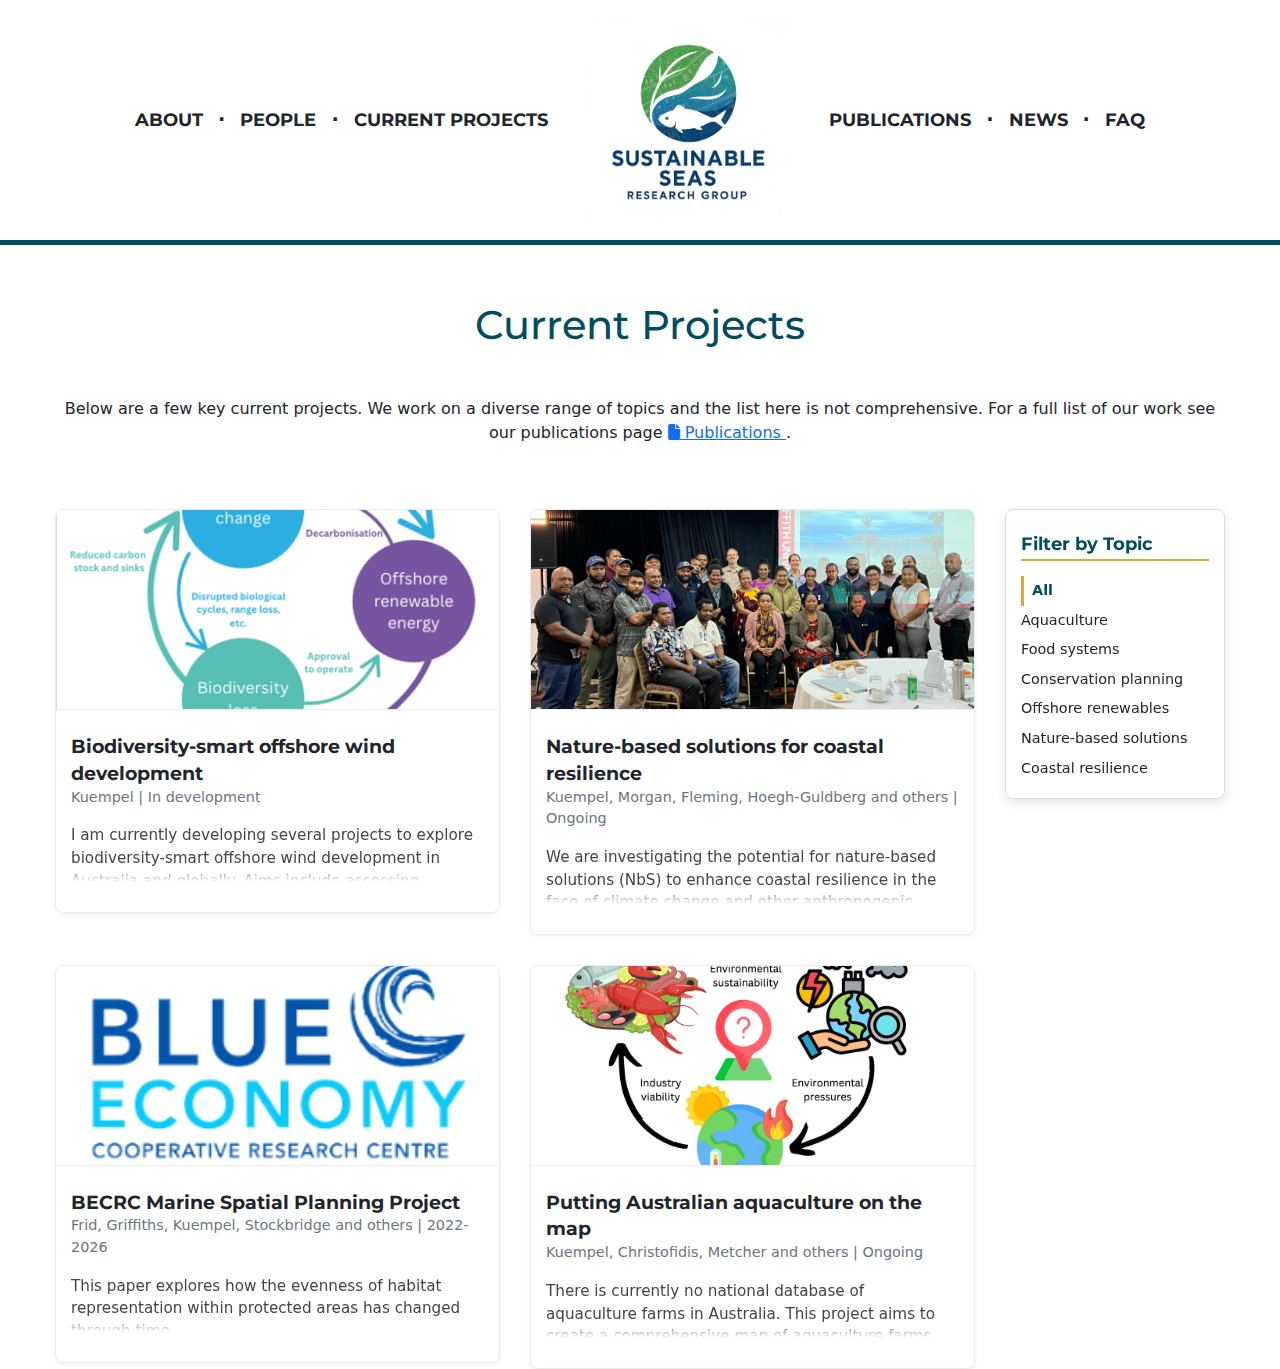
<file: current_projects.html>
<!DOCTYPE html>
<html lang="en">
<head>
    <meta charset="UTF-8">
    <meta name="viewport" content="width=device-width, initial-scale=1.0">
    <title>Dr Caitie Kuempel - Current projects</title>
    
    <link rel="stylesheet" href="styles.css"> 
    <link rel="stylesheet" href="https://cdnjs.cloudflare.com/ajax/libs/font-awesome/6.5.2/css/all.min.css">
    
    <link rel="preconnect" href="https://fonts.googleapis.com">
    <link rel="preconnect" href="https://fonts.gstatic.com" crossorigin>
    <link href="https://fonts.googleapis.com/css2?family=Montserrat:wght@600;700;800&family=Source+Sans+3:wght@400;600;700&display=swap" rel="stylesheet">
    
    <link href="https://cdn.jsdelivr.net/npm/bootstrap@5.3.3/dist/css/bootstrap.min.css" rel="stylesheet">
</head>
<body>
    
    <div id="global-header-placeholder"></div>

    <main class="container mt-5">
        <h1 class="text-center mb-5" style="font-size: 2.5rem; color: var(--quarto-primary-color);">Current Projects</h1>
        
        <div class="archive-intro-text text-center mb-5">
            <p>Below are a few key current projects. We work on a diverse range of topics and the list here is not comprehensive.
            </a> For a full list of our work see our publications page
            <a href="http://127.0.0.1:5500/publications.html" target="_blank">
                <i class="fa-solid fa-file"></i> Publications
            </a>.</p>
        </div>
        
        <div class="publications-layout-wrapper">

            <div id="publications-grid" class="dynamic-grid">
                </div>

            <div id="filter-sidebar" class="publication-filter-sidebar">
                <h4 class="sidebar-title">Filter by Topic</h4>
                <div id="category-list">
                    </div>
            </div>

        </div> </main>

    <script>
    // --- 1. EMBEDDED PUBLICATION DATA ---
    
    //  Example publication entry
    //      {
    //          "id": "adams_2023", // unique identifier
    //          "title": "Multiple-use protected areas are critical to equitable and effective conservation", //  title of the publication
    //          "authors": "Adams, Cahuvenet, Stoudmann, Gurney...", // list of authors
    //          "date": "September 15, 2023", // publication date
    //          "image": "adams_2023.png", // image filename located in publications/ folder
    //          "abstract": "Given their substantial contributions to meeting area-based targets, we review evidence of multiple-use protected areas in meeting global policy goals. We found that multiple-use and other protected areas provide important environmental and socio-economic benefits that are needed to achieve the 2030 target.", // abstract or summary
    //          "external_link": "https://doi.org/10.1038/s41586-023-06687-3", // link to the full publication
    //          "categories": ["MPA", "Conservation Planning"] // list of categories/tags for filtering, the category list will autoupdate with only the categories found here (across all the cards)
    //      }, // this comma is needed for all but last entry



        const publicationData = [
          {
            "id": "Mapping_aquaculture",
            "title": "Putting Australian aquaculture on the map",
            "authors": "Kuempel, Christofidis, Metcher and others",
            "date": "Ongoing",
            "image": "australian_aquaculture.png",
            "abstract": "There is currently no national database of aquaculture farms in Australia. This project aims to create a comprehensive map of aquaculture farms across the country, including their locations, species farmed, and production distribution. This information will be used to evalute environmental risks to and from aquaculture production and to inform policy and management decisions related to aquaculture development and sustainability.",
            "external_link": "https://esajournals.onlinelibrary.wiley.com/doi/full/10.1002/ecs2.1399",
            "categories": ["Aquaculture", "Food systems"]
        },
        {
            "id": "BECRC",
            "title": "BECRC Marine Spatial Planning Project",
            "authors": "Frid, Griffiths, Kuempel, Stockbridge and others",
            "date": "2022-2026",
            "image": "becrc.png",
            "abstract": "This paper explores how the evenness of habitat representation within protected areas has changed through time.",
            "external_link": "https://blueeconomycrc.com.au/marine-spatial-planning/",
            "categories": ["Conservation planning", "Offshore renewables"]
        },
        {
         "id": "NbS",
            "title": "Nature-based solutions for coastal resilience",
            "authors": "Kuempel, Morgan, Fleming, Hoegh-Guldberg and others",
            "date": "Ongoing",
            "image": "australia_awards_png.png",
            "abstract": "We are investigating the potential for nature-based solutions (NbS) to enhance coastal resilience in the face of climate change and other anthropogenic pressures. This is a collection of projects that has largely been focused on water quality improvement for coral reefs in Fiji in collaboration with World Wildlife Fund and capacity buildling for local practitioners in Papua New Guinea as part of an Australia Awards course.",
            "external_link": ".",
            "categories": ["Nature-based solutions", "Coastal resilience"]
        },
                {
         "id": "Offshore wind",
            "title": "Biodiversity-smart offshore wind development",
            "authors": "Kuempel",
            "date": "In development",
            "image": "offshore_wind.png",
            "abstract": "I am currently developing several projects to explore biodiversity-smart offshore wind development in Australia and globally. Aims include assessing biodiversity impacts from offshore wind and identifying key areas for offshore wind development that minimize impacts on marine biodiversity and ecosystem services, while maximizing energy production and economic benefits. The work hopes to improve policy and practice for a sustainable offshore wind industry.",
            "external_link": ".",
            "categories": ["Nature-based solutions", "Coastal resilience"]
        }
    ];
    // --- END EMBEDDED DATA ---


    // --- 2. Global Header Inclusion Script ---
    document.addEventListener("DOMContentLoaded", function() {
        fetch('_header.html')
            .then(response => response.text())
            .then(html => {
                document.getElementById('global-header-placeholder').innerHTML = html;
            })
            .catch(error => {
                console.error('Error loading global header:', error);
            });
    });

    // --- 3. Dynamic Publication Grid Rendering and Filtering Script ---
    document.addEventListener('DOMContentLoaded', () => {
        const data = publicationData; 
        
        if (!data || data.length === 0) {
            document.getElementById('publications-grid').innerHTML = '<p class="text-center">Error: Publication data is missing or empty. Please ensure data is correctly embedded.</p>';
            return;
        }

        const gridContainer = document.getElementById('publications-grid');
        const categoryList = document.getElementById('category-list');
        const categories = new Set(['All']); // Start with 'All' category

        // 1. Collect all unique categories
        data.forEach(pub => {
            if (pub.categories) {
                pub.categories.forEach(cat => categories.add(cat));
            }
        });

        // 2. Display Categories in Sidebar and attach event listeners
        categories.forEach(cat => {
            const link = document.createElement('a');
            link.href = '#';
            link.textContent = cat;
            link.setAttribute('data-category', cat);
            categoryList.appendChild(link);
            
            // Set up click listener for filtering
            link.addEventListener('click', (e) => {
                e.preventDefault();
                const filterCat = e.target.getAttribute('data-category');
                
                // Reset active status
                document.querySelectorAll('#category-list a').forEach(a => a.classList.remove('active-filter'));
                e.target.classList.add('active-filter');
                
                filterAndRender(filterCat);
            });
        });
        
        // Initial render: show all
        filterAndRender('All'); 
        
        // Ensure 'All' link is marked active (after initial render)
        const allLink = document.querySelector('#category-list a[data-category="All"]');
        if (allLink) {
             allLink.classList.add('active-filter');
        }


        // 3. Filtering Function
        function filterAndRender(filterCat) {
            
            // CRITICAL FIX: CLEAR THE GRID BEFORE DOING ANY FILTERING
            gridContainer.innerHTML = ''; 
            
            let filteredData = data.filter(pub => 
                filterCat === 'All' || (pub.categories && pub.categories.includes(filterCat))
            ).reverse(); // Reverse for newest first

            
            if (filteredData.length === 0) {
                // If there are no results, the grid is already clear, so we just add the message.
                gridContainer.innerHTML = '<p class="text-center w-100">No articles found in this category.</p>';
                return;
            }

            filteredData.forEach(pub => {
                // Get a short abstract preview (e.g., first 25 words)
                const abstractPreview = pub.abstract.split(' ').slice(0, 25).join(' ') + (pub.abstract.split(' ').length > 25 ? '...' : '');
                const imagePath = `publications/${pub.image}`;

                const cardHtml = `
                    <a href="${pub.external_link}" target="_blank" class="publication-card-link"> 
                        <div class="publication-card">
                            <img src="${imagePath}" alt="${pub.title} thumbnail" class="card-image">
                            <div class="card-content">
                                <h2 class="card-title">${pub.title}</h2>
                                <p class="card-meta">${pub.authors} | ${pub.date}</p>
                                <p class="abstract-preview">${pub.abstract}</p>
                            </div>
                        </div>
                    </a>
                `;
                gridContainer.innerHTML += cardHtml;
            });
        }
    });
    </script>
    
    <script src="https://cdn.jsdelivr.net/npm/bootstrap@5.3.3/dist/js/bootstrap.bundle.min.js"></script>
</body>
</html>
</file>
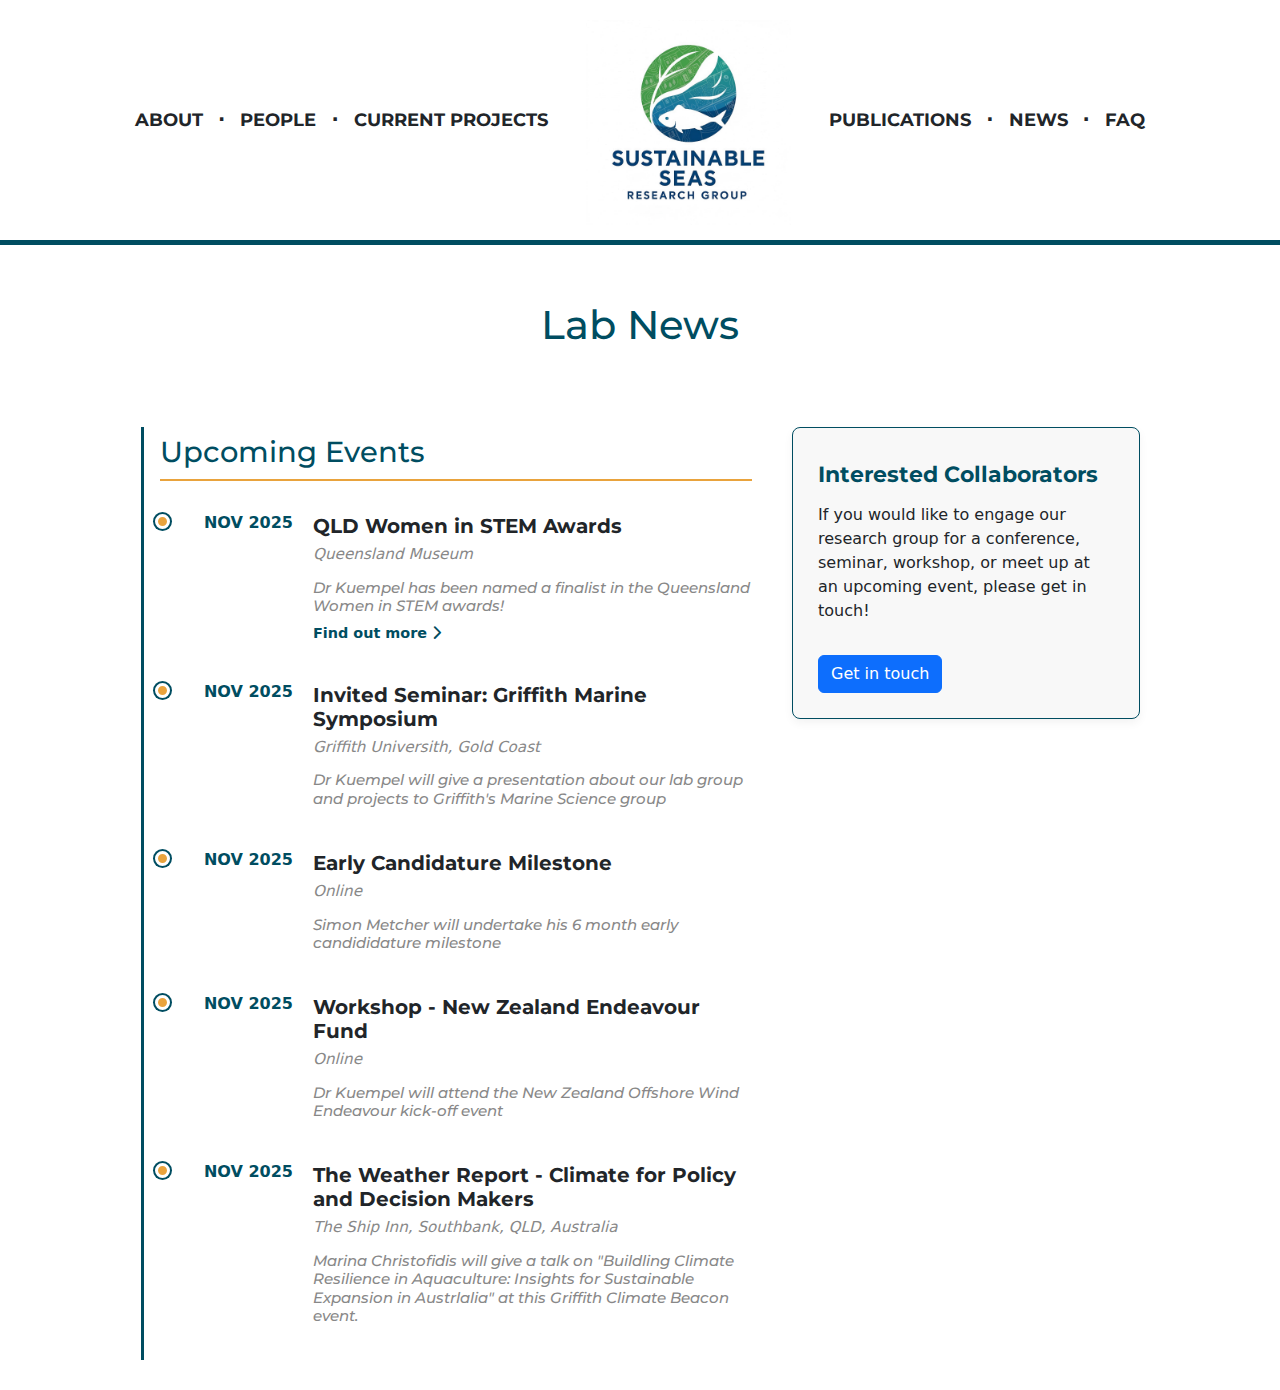
<file: events.html>
<!DOCTYPE html>
<html lang="en">
<head>
    <meta charset="UTF-8">
    <meta name="viewport" content="width=device-width, initial-scale=1.0">
    <title>Activities - Dr Caitie Kuempel</title>
    
    <link rel="stylesheet" href="styles.css"> 
    <link rel="stylesheet" href="https://cdnjs.cloudflare.com/ajax/libs/font-awesome/6.5.2/css/all.min.css">
    
    <link rel="preconnect" href="https://fonts.googleapis.com">
    <link rel="preconnect" href="https://fonts.gstatic.com" crossorigin>
    <link href="https://fonts.googleapis.com/css2?family=Montserrat:wght@600;700;800&family=Source+Sans+3:wght@400;600;700&display=swap" rel="stylesheet">
    
    <link href="https://cdn.jsdelivr.net/npm/bootstrap@5.3.3/dist/css/bootstrap.min.css" rel="stylesheet">
</head>
<body>
    
    <div id="global-header-placeholder"></div>

    <main class="container mt-5">
        <h1 class="text-center mb-5" style="font-size: 2.5rem; color: var(--quarto-primary-color);">Lab News</h1>
        
        <div class="activity-page-layout">
            
            <div class="activity-timeline">
                <h2>Upcoming Events</h2>

                <div class="event-entry">
                    <span class="event-date">NOV 2025</span>
                    <div class="event-details">
                        <h3 class="event-title">QLD Women in STEM Awards</h3>
                        <p class="event-location">Queensland Museum</p>
                        <h3 class="event-location">Dr Kuempel has been named a finalist in the Queensland Women in STEM awards!</h3>
                        <a href="https://www.museum.qld.gov.au/about/queensland-women-in-stem-prize#finalists" target="_blank" class="event-link">Find out more <i class="fas fa-chevron-right"></i></a>
                    </div>
                </div>
                
                <div class="event-entry">
                    <span class="event-date">NOV 2025</span>
                    <div class="event-details">
                        <h3 class="event-title">Invited Seminar: Griffith Marine Symposium</h3>
                        <p class="event-location">Griffith Universith, Gold Coast</p>
                        <h3 class="event-location">Dr Kuempel will give a presentation about our lab group and projects to Griffith's Marine Science group</h3>
                    </div>
                </div>

                <div class="event-entry">
                    <span class="event-date">NOV 2025</span>
                    <div class="event-details">
                        <h3 class="event-title">Early Candidature Milestone </h3>
                        <p class="event-location">Online</p>
                        <h3 class="event-location">Simon Metcher will undertake his 6 month early candididature milestone</h3>
                    </div>
                </div>

                 <div class="event-entry">
                    <span class="event-date">NOV 2025</span>
                    <div class="event-details">
                        <h3 class="event-title">Workshop - New Zealand Endeavour Fund </h3>
                        <p class="event-location">Online</p>
                        <h3 class="event-location">Dr Kuempel will attend the New Zealand Offshore Wind Endeavour kick-off event</h3>
                    </div>
                </div>
                
                <div class="event-entry">
                    <span class="event-date">NOV 2025</span>
                    <div class="event-details">
                        <h3 class="event-title">The Weather Report - Climate for Policy and Decision Makers </h3>
                        <p class="event-location">The Ship Inn, Southbank, QLD, Australia</p>
                        <h3 class="event-location">Marina Christofidis will give a talk on "Buildling Climate Resilience in Aquaculture: Insights for Sustainable Expansion in Austrlalia" at this Griffith Climate Beacon event.</h3>
                    </div>
                </div>
                </div>

            <div class="collaboration-needs-box">
                <h2>Interested Collaborators</h2>
                <p>If you would like to engage our research group for a conference, seminar, workshop, or meet up at an upcoming event, please get in touch!</p>
                <a href="mailto:c.kuempel@griffith.edu.au?subject=Collaboration Inquiry" class="btn btn-primary mt-3">Get in touch</a>
            </div>
        </div>
        
    </main>
    
    <script>
    document.addEventListener("DOMContentLoaded", function() {
        // Global Header Inclusion Script
        fetch('_header.html')
            .then(response => response.text())
            .then(html => {
                document.getElementById('global-header-placeholder').innerHTML = html;
            })
            .catch(error => {
                console.error('Error loading global header:', error);
            });
    });
    </script>
    
    <script src="https://cdn.jsdelivr.net/npm/bootstrap@5.3.3/dist/js/bootstrap.bundle.min.js"></script>
</body>
</html>
</file>
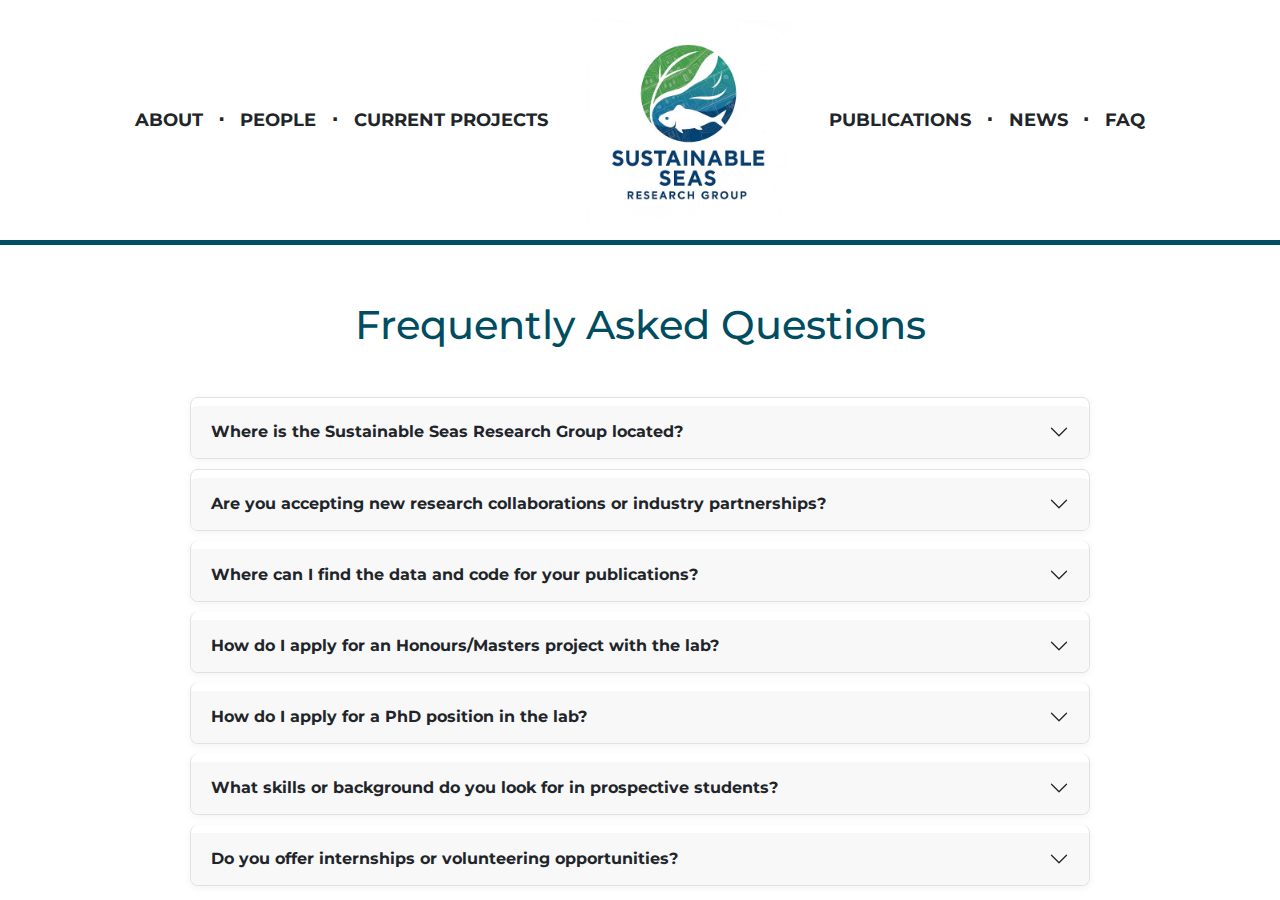
<file: faq.html>
<!DOCTYPE html>
<html lang="en">
<head>
    <meta charset="UTF-8">
    <meta name="viewport" content="width=device-width, initial-scale=1.0">
    <title>Dr Caitie Kuempel - FAQ</title>
    
    <link rel="stylesheet" href="styles.css"> 
    <link rel="stylesheet" href="https://cdnjs.cloudflare.com/ajax/libs/font-awesome/6.5.2/css/all.min.css">
    
    <link rel="preconnect" href="https://fonts.googleapis.com">
    <link href="https://fonts.googleapis.com/css2?family=Montserrat:wght@600;700;800&family=Source+Sans+3:wght@400;600;700&display=swap" rel="stylesheet">
    <link href="https://cdn.jsdelivr.net/npm/bootstrap@5.3.3/dist/css/bootstrap.min.css" rel="stylesheet">
</head>
<body>
    
    <div id="global-header-placeholder"></div>

    <main class="container mt-5">
        <h1 class="text-center mb-5" style="font-size: 2.5rem; color: var(--quarto-primary-color);">Frequently Asked Questions</h1>
    
        <div class="accordion custom-accordion" id="faqAccordion">
            <div class="accordion-item">
                <h2 class="accordion-header">
                    <button class="accordion-button collapsed" type="button" data-bs-toggle="collapse" data-bs-target="#collapseOne" aria-expanded="false" aria-controls="collapseOne">
                        Where is the Sustainable Seas Research Group located?
                    </button>
                </h2>
                <div id="collapseOne" class="accordion-collapse collapse" data-bs-parent="#faqAccordion">
                    <div class="accordion-body">
                        <p>We are currently located at Griffith University in Brisbane, Australia. Staff and students are based across the Nathan and Gold Coast campuses. We also have many domestic and international collaborators. </p>
                    </div>
                </div>
            </div>
        <div class="accordion custom-accordion" id="faqAccordion">
            <div class="accordion-item">
                <h2 class="accordion-header">
                    <button class="accordion-button collapsed" type="button" data-bs-toggle="collapse" data-bs-target="#collapseTwo" aria-expanded="false" aria-controls="collapseTwo">
                        Are you accepting new research collaborations or industry partnerships?
                    </button>
                </h2>
                <div id="collapseTwo" class="accordion-collapse collapse" data-bs-parent="#faqAccordion">
                    <div class="accordion-body">
                        <p>We are always open to new collaborations! Please review our <a href="publications.html">Projects</a> to see our areas of interest.</p>
                    </div>
                </div>
            </div>

            <div class="accordion-item">
                <h2 class="accordion-header">
                    <button class="accordion-button collapsed" type="button" data-bs-toggle="collapse" data-bs-target="#collapseThree" aria-expanded="false" aria-controls="collapseThree">
                        Where can I find the data and code for your publications?
                    </button>
                </h2>
                <div id="collapseThree" class="accordion-collapse collapse" data-bs-parent="#faqAccordion">
                    <div class="accordion-body">
                        <p>We believe in open science. All data and associated R/Python code for our published work is stored on our <a href="https://github.com/cdkuempel" target="_blank">GitHub repository</a>, unless restricted by data sharing agreements. Please check the specific publication page for direct links and get in touch with any questions or issues.</p>
                    </div>
                </div>
            </div>
              <div class="accordion-item">
                <h2 class="accordion-header">
                    <button class="accordion-button collapsed" type="button" data-bs-toggle="collapse" data-bs-target="#collapseFour" aria-expanded="false" aria-controls="collapseFour">
                        How do I apply for an Honours/Masters project with the lab?
                    </button>
                </h2>
                <div id="collapseFour" class="accordion-collapse collapse" data-bs-parent="#faqAccordion">
                    <div class="accordion-body">
                        <p>Students enrolled at Griffith can contact Dr Kuempel directly to discuss potential projects. Each year we offer a small number of Honours and Masters projects aligned with our active research areas (marine spatial planning, cumulative impacts, offshore wind, aquaculture, and conservation modelling).</p>
                        <p><em>Projects are largely modelling-focused or policy-oriented depending on skills and interests. Previous modelling experience is desirable but not required. We specialise in teaching R and spatial modelling, so this can be learned during the course of the project.</em></p>
                    </div>
                </div>
            </div>  
            <div class="accordion-item">
                <h2 class="accordion-header">
                    <button class="accordion-button collapsed" type="button" data-bs-toggle="collapse" data-bs-target="#collapseFive" aria-expanded="false" aria-controls="collapseFive">
                        How do I apply for a PhD position in the lab?
                    </button>
                </h2>
                <div id="collapseFive" class="accordion-collapse collapse" data-bs-parent="#faqAccordion">
                    <div class="accordion-body">
                        <p>Applications for PhD scholarships for domestic students are reviewed in January and September each year. International scholarship rounds close in August. If you are interested in pursuing a PhD in our group, please send a CV, academic transcript, and a brief statement of interest (one paragraph) detailing how your background and interests aligns with our work. You can find more information on HDR scholarships at Griffith. <a href="https://www.griffith.edu.au/apply/research-study#keydates">here</a>.</p>
                        <p><em>Applications are highly competitive and require the development of a 3 page project plan. Please reach out early to explore opportunities. If you have your own means of funding (i.e., external scholarship) please reach out at any time.</em></p>
                    </div>
                </div>
            </div>      
              <div class="accordion-item">
                <h2 class="accordion-header">
                    <button class="accordion-button collapsed" type="button" data-bs-toggle="collapse" data-bs-target="#collapseSix" aria-expanded="false" aria-controls="collapseSix">
                        What skills or background do you look for in prospective students?
                    </button>
                </h2>
                <div id="collapseSix" class="accordion-collapse collapse" data-bs-parent="#faqAccordion">
                    <div class="accordion-body">
                        <p>We welcome students with backgrounds in ecology, marine science, geography, environmental management, conservation biology, spatial science, or quantitative disciplines.</p>
                        <p><em>Experience with GIS, R, or coding is helpful but not essential—enthusiasm, curiosity, and willingness to learn are the most important traits.</em></p>
                    </div>
                </div>
            </div>  
            <div class="accordion-item">
                <h2 class="accordion-header">
                    <button class="accordion-button collapsed" type="button" data-bs-toggle="collapse" data-bs-target="#collapseSeven" aria-expanded="false" aria-controls="collapseSeven">
                        Do you offer internships or volunteering opportunities?
                    </button>
                </h2>
                <div id="collapseSeven" class="accordion-collapse collapse" data-bs-parent="#faqAccordion">
                    <div class="accordion-body">
                        <p>Occasionally, depending on project needs but (unfortunately) funding is limited. Students with strong enthusiasm for quantitative ecology, GIS, or marine conservation are encouraged to enquire to explore opportunities.</p>
                    </div>
                </div>
            </div>      
            
        </div>

    </main>

    </main>
    
    <script>
    document.addEventListener("DOMContentLoaded", function() {
        // Global Header Inclusion Script
        fetch('_header.html')
            .then(response => response.text())
            .then(html => {
                document.getElementById('global-header-placeholder').innerHTML = html;
            })
            .catch(error => {
                console.error('Error loading global header:', error);
            });
    });
    </script>
    
    <script src="https://cdn.jsdelivr.net/npm/bootstrap@5.3.3/dist/js/bootstrap.bundle.min.js"></script>
</body>
</html>
</file>
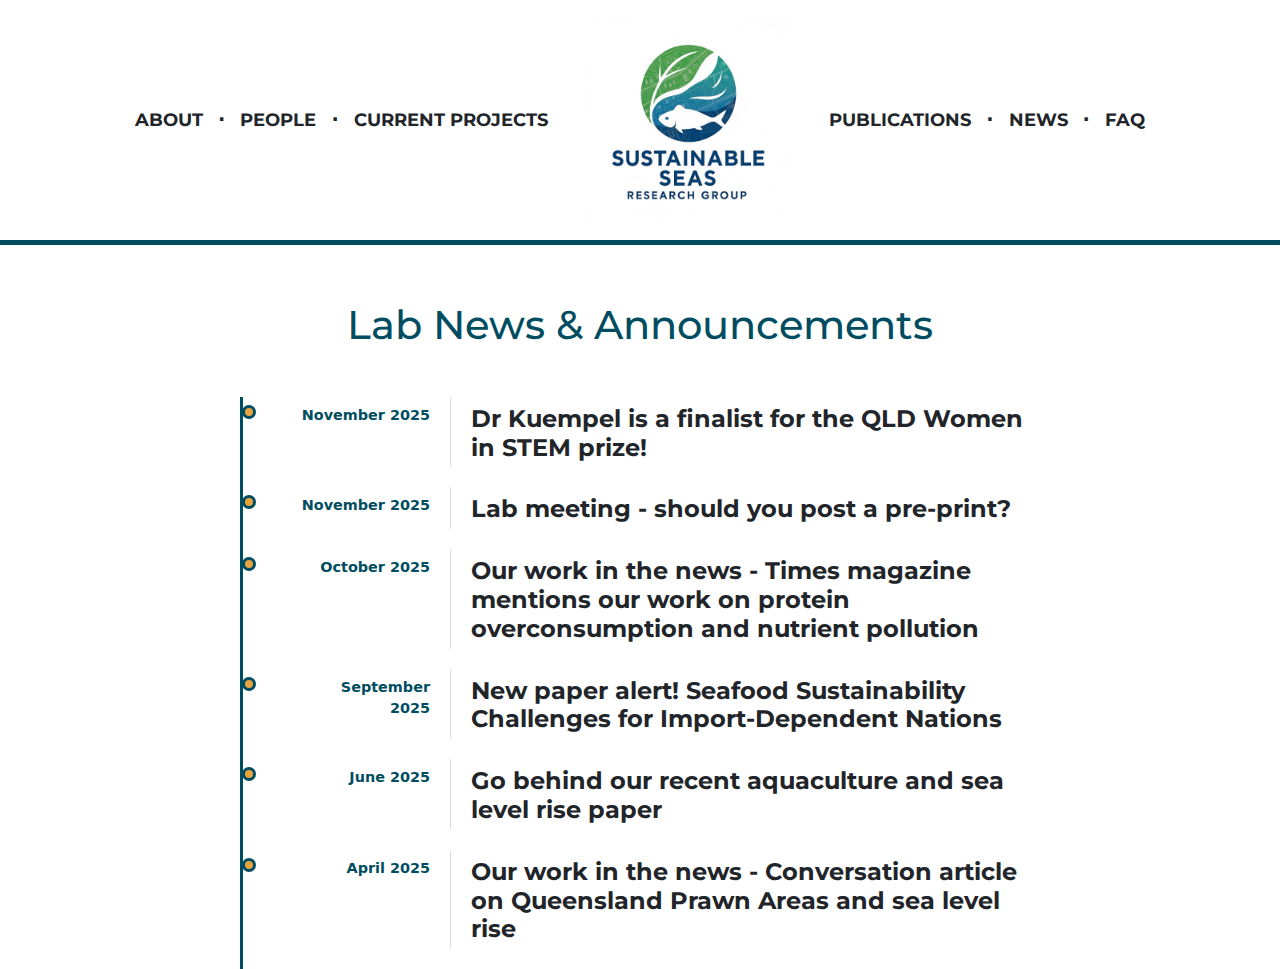
<file: news.html>
<!DOCTYPE html>
<html lang="en">
<head>
    <meta charset="UTF-8">
    <meta name="viewport" content="width=device-width, initial-scale=1.0">
    <title>Dr Caitie Kuempel - Blog</title>
    
    <link rel="stylesheet" href="styles.css"> 
    <link rel="stylesheet" href="https://cdnjs.cloudflare.com/ajax/libs/font-awesome/6.5.2/css/all.min.css">
    
    <link rel="preconnect" href="https://fonts.googleapis.com">
    <link href="https://fonts.googleapis.com/css2?family=Montserrat:wght@600;700;800&family=Source+Sans+3:wght@400;600;700&display=swap" rel="stylesheet">
    <link href="https://cdn.jsdelivr.net/npm/bootstrap@5.3.3/dist/css/bootstrap.min.css" rel="stylesheet">
</head>
<body>
    
    <div id="global-header-placeholder"></div>

     <main class="container mt-5">
        <h1 class="text-center mb-5" style="font-size: 2.5rem; color: var(--quarto-primary-color);">Lab News & Announcements</h1>

        <div class="news-timeline-container">

        <details class="news-item">
                <summary class="news-summary">
                    <span class="news-date">November 2025</span>
                    <div class="news-content-box">
                        <h3 class="news-title">Dr Kuempel is a finalist for the QLD Women in STEM prize!</h3>
                    </div>
                </summary>
                
                <div class="news-expanded-content">
                    <p> .</p>
                    
                    <a href="https://www.museum.qld.gov.au/about/queensland-women-in-stem-prize#finalists" target="_blank" class="news-link">
                        Find out more! <i class="fa-solid fa-arrow-up-right-from-square fa-xs"></i>
                    </a>
                </div>
            </details>

             <details class="news-item">
                <summary class="news-summary">
                    <span class="news-date">November 2025</span>
                    <div class="news-content-box">
                        <h3 class="news-title">Lab meeting - should you post a pre-print?</h3>
                    </div>
                </summary>
                
                <div class="news-expanded-content">
                    <p>In our recent lab meeting with the Seascapes lab group, we discussed the pros and cons of publishing a pre-print. Check out the summary of our discussion</p>
                    
                    <a href="https://www.seascapemodels.org/posts/2025-11-15-should-i-do-a-pre-print/" target="_blank" class="news-link">
                        Read more <i class="fa-solid fa-arrow-up-right-from-square fa-xs"></i>
                    </a>
                </div>
            </details>

            <details class="news-item">
                <summary class="news-summary">
                    <span class="news-date">October 2025</span>
                    <div class="news-content-box">
                        <h3 class="news-title">Our work in the news - Times magazine mentions our work on protein overconsumption and nutrient pollution</h3>
                    </div>
                </summary>
                
                <div class="news-expanded-content">
                    <p> .</p>
                    
                    <a href="https://time.com/7328589/pee-color-health-insights-urine/" target="_blank" class="news-link">
                        Read the Full Story <i class="fa-solid fa-arrow-up-right-from-square fa-xs"></i>
                    </a>
                </div>
            </details>

            <details class="news-item">
                <summary class="news-summary">
                    <span class="news-date">September 2025</span>
                    <div class="news-content-box">
                        <h3 class="news-title">New paper alert! Seafood Sustainability Challenges for Import-Dependent Nations</h3>
                    </div>
                </summary>
                
                <div class="news-expanded-content">
                    <p> Dr Kuempel has published a new paper on Seafood Sustainability Challenges for Import-Dependent Nations in Reviews in Fisheries Science and Aquaculture. The paper was led by Rosa Mar Dominguez-Martinez at UQ, with other collaborators from UTas and Uni of Wollongong</p>
                    
                    <a href="https://www.tandfonline.com/doi/full/10.1080/23308249.2025.2555853" target="_blank" class="news-link">
                        Read the full article! <i class="fa-solid fa-arrow-up-right-from-square fa-xs"></i>
                    </a>
                </div>
            </details>

        <details class="news-item">
                <summary class="news-summary">
                    <span class="news-date">June 2025</span>
                    <div class="news-content-box">
                        <h3 class="news-title">Go behind our recent aquaculture and sea level rise paper</h3>
                    </div>
                </summary>
                
                <div class="news-expanded-content">
                    <p>Lead author, Marina Christofidis, takes us behind the scenes of our latest research on aquaculture and sea level rise and how it came to life.</p>
                    
                    <a href="https://communities.springernature.com/posts/reporting-exposure-to-projected-sea-level-rise-on-land-based-coastal-aquaculture-systems" target="_blank" class="news-link">
                        Go behind the paper <i class="fa-solid fa-arrow-up-right-from-square fa-xs"></i>
                    </a>
                </div>
            </details>

            <details class="news-item">
                <summary class="news-summary">
                    <span class="news-date">April 2025</span>
                    <div class="news-content-box">
                        <h3 class="news-title">Our work in the news - Conversation article on Queensland Prawn Areas and sea level rise</h3>
                    </div>
                </summary>
                
                <div class="news-expanded-content">
                    <p>Our research on Queensland Prawn Areas and sea level rise was featured in an article on The Conversation, highlighting the risks of inundation this century.</p>
                    
                    <a href="https://theconversation.com/98-of-queensland-prawn-areas-at-risk-of-inundation-by-rising-seas-this-century-253330" target="_blank" class="news-link">
                        Read the Full Story <i class="fa-solid fa-arrow-up-right-from-square fa-xs"></i>
                    </a>
                </div>
            </details>


        
    </main>

    <script>
    document.addEventListener("DOMContentLoaded", function() {
        // Global Header Inclusion Script
        fetch('_header.html')
            .then(response => response.text())
            .then(html => {
                document.getElementById('global-header-placeholder').innerHTML = html;
            })
            .catch(error => {
                console.error('Error loading global header:', error);
            });
    });
    </script>
    
    <script src="https://cdn.jsdelivr.net/npm/bootstrap@5.3.3/dist/js/bootstrap.bundle.min.js"></script>
</body>
</html>
</file>
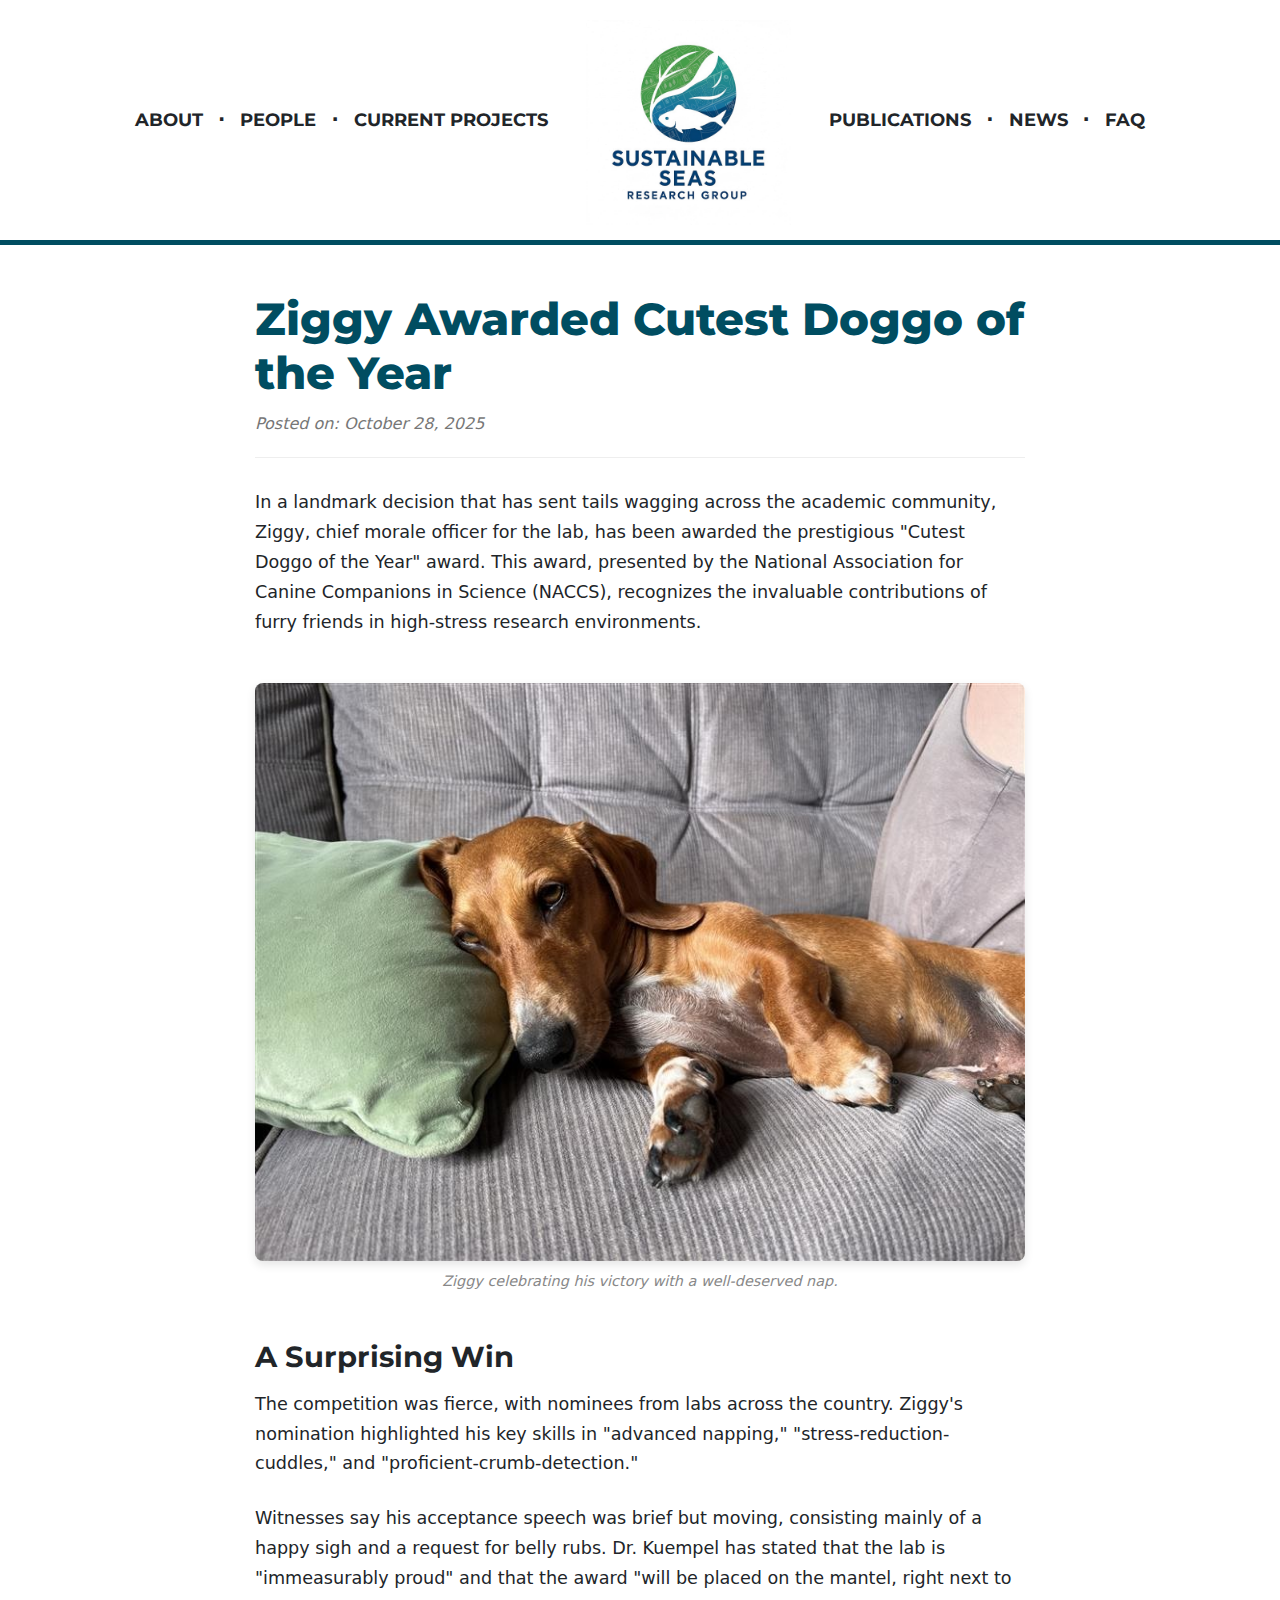
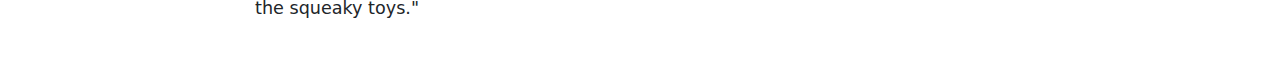
<file: post-doggo-award.html>
<!DOCTYPE html>
<html lang="en">
<head>
    <meta charset="UTF-8">
    <meta name="viewport" content="width=device-width, initial-scale=1.0">
    <title>Dr Caitie Kuempel - News</title>
    
    <link rel="stylesheet" href="styles.css"> 
    <link rel="stylesheet" href="https://cdnjs.cloudflare.com/ajax/libs/font-awesome/6.5.2/css/all.min.css">
    
    <link rel="preconnect" href="https://fonts.googleapis.com">
    <link href="https://fonts.googleapis.com/css2?family=Montserrat:wght@600;700;800&family=Source+Sans+3:wght@400;6600;700&display=swap" rel="stylesheet">
    <link href="https://cdn.jsdelivr.net/npm/bootstrap@5.3.3/dist/css/bootstrap.min.css" rel="stylesheet">
</head>
<body>
    
    <div id="global-header-placeholder"></div>

    <main class="post-container">

        <h1 class="post-title">Ziggy Awarded Cutest Doggo of the Year</h1>
        
        <p class="post-meta">Posted on: October 28, 2025</p>

        <p>In a landmark decision that has sent tails wagging across the academic community, Ziggy, chief morale officer for the lab, has been awarded the prestigious "Cutest Doggo of the Year" award. This award, presented by the National Association for Canine Companions in Science (NACCS), recognizes the invaluable contributions of furry friends in high-stress research environments.</p>
        
        <figure>
            <img src="images/ziggy.jpg" alt="A photo of the award-winning dog" class="post-image">
            <figcaption class="post-image-caption">Ziggy celebrating his victory with a well-deserved nap.</figcaption>
        </figure>

        <h2>A Surprising Win</h2>
        
        <p>The competition was fierce, with nominees from labs across the country. Ziggy's nomination highlighted his key skills in "advanced napping," "stress-reduction-cuddles," and "proficient-crumb-detection."</p>

        <p>Witnesses say his acceptance speech was brief but moving, consisting mainly of a happy sigh and a request for belly rubs. Dr. Kuempel has stated that the lab is "immeasurably proud" and that the award "will be placed on the mantel, right next to the squeaky toys."</p>

        </main>

    <script>
    document.addEventListener("DOMContentLoaded", function() {
        // Global Header Inclusion Script
        fetch('_header.html')
            .then(response => response.text())
            .then(html => {
                document.getElementById('global-header-placeholder').innerHTML = html;
            })
            .catch(error => {
                console.error('Error loading global header:', error);
            });
    });
    </script>
    
    <script src="https://cdn.jsdelivr.net/npm/bootstrap@5.3.3/dist/js/bootstrap.bundle.min.js"></script>
</body>
</html>
</file>
<file: styles.css>
/* ======================================================= */
/* 1. GLOBAL VARIABLES & TYPOGRAPHY */
/* ======================================================= */

/* Import modern fonts: Source Sans 3 (body) and Montserrat (headings) */
@import url('https://fonts.googleapis.com/css2?family=Montserrat:wght@600;700;800&family=Source+Sans+3:wght@400;600;700&display=swap');

:root {
  /* Primary Brand Color: Deep Navy/Teal */
  --quarto-primary-color: #004d61; 
  /* Secondary Accent Color: Warm Gold/Orange */
  --quarto-secondary-color: #e9a33d; 
  
  /* Global Overrides */
  --bs-primary: var(--quarto-primary-color);
  --bs-link-color: var(--quarto-primary-color);
  --bs-link-hover-color: var(--quarto-secondary-color);
  --bs-body-color: #333333; 
}

/* Typography */
body {
  font-family: 'Source Sans 3', sans-serif;
  line-height: 1.65;
  font-size: 1.05rem; 
}

h1, h2, h3, h4 {
  font-family: 'Montserrat', sans-serif;
  color: var(--bs-body-color);
  font-weight: 700;
  padding-top: 0.5rem;
}

/* ======================================================= */
/* 2. NAVIGATION BAR: FULL SCALE & SPLIT STRUCTURE (FINAL FIX) */
/* ======================================================= */

.custom-navbar {
    min-height: 200px; 
    
    display: flex;
    flex-wrap: wrap; /* Safety for very small screens */
    justify-content: center; 
    align-items: center; 
    gap: clamp(20px, 3vw, 40px);
    
    /* Basic padding so the group never hits the edge */
    padding: 10px 20px; 
    
    border-bottom: 5px solid var(--quarto-primary-color);
    background-color: white;
}

/* --- NAV LINKS: LEFT AND RIGHT --- */
.nav-links-left, .nav-links-right {
    display: flex;
    align-items: center; 
    justify-content: space-around;    
}

/* Base Link Style */
.custom-navbar a {
    text-decoration: none;
    font-family: 'Montserrat', sans-serif !important; 
    font-weight: 700 !important; 
    color: var(--bs-body-color);
    transition: color 0.2s;
    padding: 0; 
    margin: 0; 
    font-size: clamp(1.1rem, 1.2vw, 1.3rem) !important; 
}

.custom-navbar a:hover {
    color: var(--quarto-secondary-color);
}

/* --- THE UNIFORM SEPARATOR DOT (·) --- */
.sep-dot {
    font-weight: 700;
    color: var(--bs-body-color);
    font-size: clamp(1.2rem, 1.4vw, 1.6rem); 
    padding: 0 clamp(10px, 1.2vw, 15px); 
}

/* ======================================================= */
/* 3. CENTRAL BRANDING: LOGO, TEXT, & STATIC IMAGE (STABLE) */
/* ======================================================= */

.brand-center {
    position: relative;
    transform: none;
    left: auto;
    
    display: flex;
    flex-direction: column; 
    align-items: center;
    padding-top: 10px;
    z-index: 50; 
    margin: 0; 
}

/* Static Logo Sizing */
.static-header-logo {
    /* * THE SCALING LOGO:
     * The logo width now scales with the window.
     * Min: 180px, Ideal: 16vw, Max: 250px
     */
    width: clamp(180px, 16vw, 250px); 
    
    /* Use 'auto' to maintain aspect ratio */
    height: auto; 
    
    object-fit: contain; 
    margin: 0 auto 5px auto; 
}

.brand-name {
    font-weight: 800;
    margin-top: 8px;
    text-transform: none; 
    color: var(--bs-body-color);
    
    /* * THE SCALING TEXT:
     * The brand text below the logo also scales.
     * Min: 1.4rem, Ideal: 1.8vw, Max: 1.7rem
     */
    font-size: clamp(1.4rem, 1.8vw, 1.7rem); 
}

/* ======================================================= */
/* 4. CONTENT LAYOUT & RESEARCH GRID CENTERING */
/* ======================================================= */

/* General Content Centering */
/* This rule is now used by the index.html */
main.container {
    display: flex;
    flex-direction: column;
    align-items: center; 
    width: 100%;
    max-width: 1200px;
    margin: 0 auto;
    padding: 0 15px; 
}

/* Ensure the grid itself is centered and spaced correctly */
#publications-grid {
    display: grid;
    grid-template-columns: repeat(auto-fit, minmax(300px, 1fr)); 
    gap: 30px;
    width: 100%;
    max-width: 1000px; 
    margin-top: 40px;
    margin-bottom: 50px;
}

/* ======================================================= */
/* 5. DYNAMIC RESEARCH GRID STYLING */
/* ======================================================= */

.publication-card {
    display: flex;
    flex-direction: column;
    height: auto; 
    border: 1px solid #e9ecef;
    border-radius: 8px;
    overflow: hidden;
    box-shadow: 0 2px 5px rgba(0, 0, 0, 0.05);
    transition: box-shadow 0.3s, transform 0.3s;
    position: relative; 
}

.publication-card:hover {
    box-shadow: 0 8px 16px rgba(0, 0, 0, 0.15);
    transform: translateY(-5px);
}

.card-image {
    width: 100%;
    height: 200px; 
    object-fit: cover;
    border-bottom: 1px solid #eee;
}

.card-content {
    padding: 15px;
    flex-grow: 1; 
    display: flex;
    flex-direction: column;
}

.card-title {
    font-size: 1.2rem;
    font-weight: 700;
    line-height: 1.4;
    margin-bottom: 8px;
    color: var(--quarto-primary-color);
}

.card-meta {
    font-size: 0.9rem;
    color: #6c757d;
}

/* --- ABSTRACT HOVER STYLING --- */

.abstract-preview {
    font-size: 0.95rem;
    color: #444;
    line-height: 1.5;
    margin-bottom: 15px;
    
    /* Initially hide or truncate text */
    max-height: 3.8em; 
    overflow: hidden;
    mask-image: linear-gradient(180deg, #000 70%, transparent 100%);
    transition: all 0.5s ease-in-out; 
}

/* Rule to trigger expansion on card hover */
.publication-card:hover .abstract-preview {
    max-height: 300px; /* Expands to show full abstract */
    mask-image: none; 
    overflow-y: auto; 
}

/* Final cleanup for unstyled card links */
.publication-card-link,
.publication-card-link:hover {
    text-decoration: none !important;
    color: inherit; 
}


/* ======================================================= */
/* 6. SOCIAL/CONTACT LINKS (BOTTOM OF PAGE) */
/* ======================================================= */

.social-links {
    margin-top: 30px;
    padding-top: 20px;
    border-top: 1px solid #ddd; 
}

.social-links a {
    color: var(--quarto-primary-color) !important; 
    text-decoration: none;
    font-size: 1.05rem;
    font-weight: 400;
    padding: 0 15px; 
    transition: color 0.2s ease;
    white-space: nowrap; 
}

.social-links a:hover {
    color: var(--quarto-secondary-color) !important; 
}

.social-links i {
    color: var(--quarto-primary-color); 
    margin-right: 5px;
    font-size: 1.15rem; 
}

/* ======================================================= */
/* 7. PEOPLE PAGE STYLING (EXPAND-IN-PLACE) */
/* ======================================================= */

/* 1. Base Card Definition (Smaller initial size) */
.team-member {
    width: 240px; 
    text-align: center;
    padding: 20px;
    background-color: #f8f8f8;
    border-radius: 12px;
    box-shadow: 0 4px 8px rgba(0, 0, 0, 0.05);
    
    transition: all 0.4s ease-in-out; 
    overflow: hidden; 
    
    position: relative; 
    z-index: 1;
    
    /* CRITICAL FAIL-SAFE FOR CENTERING LAST ROW */
    margin-left: 20px;
    margin-right: 20px;
}

/* 2. Hover Expansion (Simple Scale and Width Growth—No Position Change) */
.team-member:hover {
    /* Set a large, fixed size for the expanded card */
    width: 400px; 
    height: auto; 
    max-height: 90vh; /* Don't exceed screen height */
    transform: scale(1.1) translateY(-10px); 
    z-index: 10; /* Lifts the card above neighbors */
    box-shadow: 0 15px 30px rgba(0, 0, 0, 0.3); 
    background-color: #ffffff;
    
    overflow-y: hidden; 
}

/* 3. Background Darkening Effect (Removed) */
main:has(.team-member:hover) > * {
    filter: none; 
    pointer-events: auto;
}

/* --- Hidden Content Styling --- */
.hidden-bio-content {
    max-height: 0;
    opacity: 0;
    transition: all 0.4s ease-in-out 0.1s; 
    padding-top: 0;
    text-align: left;
    margin-top: 20px;
    border-top: 1px solid #eee;
}

/* Content Reveal on Hover */
.team-member:hover .hidden-bio-content {
    max-height: 800px; /* Expands content */
    opacity: 1; 
    padding-top: 20px;
}

/* --- Sub-Styles for People Page --- */

.team-grid {
    display: flex;
    flex-wrap: wrap; 
    justify-content: center; 
    gap: 25px; /* Reduced gap size */
    max-width: 850px; 
    margin: 0 auto 50px auto; /* Centers the container itself */
    
    /* Ensure internal items align to the top */
    align-items: flex-start; 
}
.profile-link {
    display: block;
    width: 120px;
    height: 120px;
    margin: 0 auto 15px auto;
    position: relative;
    border-radius: 50%; 
    overflow: hidden; 
    border: 4px solid var(--quarto-secondary-color); 
}

.profile-pic {
    width: 100%;
    height: 100%;
    object-fit: cover; 
    position: absolute;
    top: 0;
    left: 0;
    transition: opacity 0.4s ease-in-out;
}

.hover-img {
    opacity: 0;
}

.profile-link:hover .default-img {
    opacity: 0;
}

.profile-link:hover .hover-img {
    opacity: 1;
}

.team-member h3 {
    font-size: 1.4rem;
    margin-bottom: 5px;
    color: var(--quarto-primary-color);
}
.team-member .role {
    font-weight: 600;
    color: #666;
    font-style: italic;
}
.team-member .member-link i {
    font-size: 1.5rem;
    margin: 10px 5px;
    color: var(--quarto-primary-color);
}
/* ======================================================= */
/* 8. PROJECTS PAGE STYLING (FEATURE CARDS) */
/* ======================================================= */

.project-cards-container {
    width: 100%;
    max-width: 1100px;
    margin: 40px auto;
}

.project-feature-card {
    display: flex;
    align-items: stretch; /* Ensures columns stretch to full height */
    margin-bottom: 50px;
    border: 1px solid #eee;
    border-radius: 12px;
    overflow: hidden;
    box-shadow: 0 5px 15px rgba(0, 0, 0, 0.1);
    transition: transform 0.3s ease-in-out, box-shadow 0.3s;
    background-color: #fff;
}

.project-feature-card:hover {
    transform: translateY(-8px); /* Lift card on hover */
    box-shadow: 0 10px 30px rgba(0, 0, 0, 0.2);
}

.project-text-content {
    padding: 30px;
    flex: 60%; /* Takes 60% of the space */
    display: flex;
    flex-direction: column;
    justify-content: center;
}

.project-image-content {
    flex: 40%; /* Takes 40% of the space */
    overflow: hidden;
}

.project-feature-img {
    width: 100%;
    height: 100%;
    object-fit: cover; /* Ensures image fills container without distortion */
}

/* --- Reversed Card Layout --- */
.project-feature-card.reversed {
    flex-direction: row-reverse; /* Flips image and text order */
}

/* --- Content Styling --- */

.card-title-lg {
    font-size: 1.8rem;
    font-weight: 800;
    color: var(--quarto-primary-color);
    margin-bottom: 10px;
}

.card-status {
    font-weight: 700;
    font-size: 0.9rem;
    padding-bottom: 15px;
    border-bottom: 1px solid #eee;
    margin-bottom: 15px;
}

.status-active {
    color: green;
}
.status-data {
    color: #e9a33d; /* Secondary accent color */
}
.status-new {
    color: red;
}


/* ================================ */
/* 9. DYNAMIC RESEARCH GRID STYLING */       
/* ================================ */

.dynamic-grid {
    display: grid;
    grid-template-columns: repeat(auto-fit, minmax(300px, 1fr)); 
    gap: 30px;
    margin-top: 40px;
}

/* ======================================================= */
/* 10. FLOATING CATEGORY FILTER BAR (STICKY VERSION) */
/* ======================================================= */

.publication-filter-sidebar {
    position: sticky;  /* Makes the sidebar sticky */
    top: 20px;         /* Stick 20px from the top when scrolling */
    width: 220px; 
    flex-shrink: 0;    /* This prevents the sidebar from shrinking */
    
    /* Your original styling below is unchanged */
    padding: 15px;
    background-color: rgba(255, 255, 255, 0.95);
    border: 1px solid #ddd;
    border-radius: 8px;
    box-shadow: 0 4px 12px rgba(0, 0, 0, 0.1);
    z-index: 50; 
}

/* These sub-styles are all unchanged */
#category-list a.active-filter {
    color: var(--quarto-primary-color);
    font-weight: 800;
    border-left: 3px solid var(--quarto-secondary-color);
    padding-left: 8px; 
}
.sidebar-title {
    font-size: 1.1rem;
    font-weight: 700;
    margin-bottom: 15px;
    color: var(--quarto-primary-color);
    border-bottom: 2px solid var(--quarto-secondary-color);
    padding-bottom: 5px;
}
#category-list a {
    display: block;
    padding: 4px 0;
    font-size: 0.9rem;
    color: var(--bs-body-color);
    text-decoration: none;
    transition: color 0.2s;
}
#category-list a:hover {
    color: var(--quarto-secondary-color);
    font-weight: 600;
}
#category-list a.active-filter {
    color: var(--quarto-primary-color);
    font-weight: 800;
}


/* ======================================================= */
/* 11. FAQ ACCORDION STYLING */
/* ======================================================= */

.custom-accordion {
    width: 100%;
    max-width: 900px; /* Constrain width for readability */
    margin: 0 auto;
    border: none !important;
}

.accordion-item {
    margin-bottom: 10px;
    border: 1px solid var(--quarto-primary-color); /* Navy border */
    border-radius: 8px !important;
    box-shadow: 0 2px 8px rgba(0, 0, 0, 0.05);
    overflow: hidden;
}

.accordion-button {
    background-color: #f8f8f8; /* Light gray background for question */
    color: var(--bs-body-color); 
    font-family: 'Montserrat', sans-serif;
    font-weight: 700;
    font-size: 1.1rem;
    padding: 15px 20px;
    background-color: transparent !important; 
}
.accordion-button:not(.collapsed) {
    background-color: var(--quarto-primary-color) !important; 
    color: white !important; 
    box-shadow: none !important; 
}
.accordion-button:focus:not(.collapsed),
.accordion-button:focus {
    outline: 0 !important; 
    box-shadow: none !important; 
    background-color: var(--quarto-primary-color) !important; 
}
.accordion-button:not(.collapsed) {
    background-color: var(--quarto-primary-color) !important; 
    color: white !important;
}
.accordion-button.collapsed {
    background-color: #f8f8f8 !important; 
    color: var(--bs-body-color) !important; 
    box-shadow: none !important;
}
.accordion-body {
    background-color: white;
    font-family: 'Source Sans 3', sans-serif;
    font-size: 1.0rem;
    color: #555;
    border-top: 1px solid #eee;
}
.accordion-body a {
    color: var(--quarto-secondary-color) !important; 
}

/* ======================================================= */
/* 12. LAB NEWS TIMELINE STYLING */
/* ======================================================= */

.news-timeline-container {
    width: 100%;
    max-width: 800px; /* Constrain for readability */
    margin: 0 auto;
    position: relative;
    padding-left: 20px; /* Space for the line */
}

.news-timeline-container::before {
    content: '';
    position: absolute;
    top: 0;
    left: 0;
    width: 3px;
    height: 100%;
    background: var(--quarto-primary-color);
}
.news-item {
    display: flex;
    margin-bottom: 40px;
    position: relative;
    padding-left: 40px; /* Space for the dot */
}
.news-item::before {
    content: '';
    position: absolute;
    top: 8px;
    left: -18px; /* Position dot over the main vertical line */
    width: 14px;
    height: 14px;
    background: var(--quarto-secondary-color);
    border: 3px solid var(--quarto-primary-color);
    border-radius: 50%;
    z-index: 2;
}
.news-date {
    display: block;
    width: 150px;
    min-width: 150px; /* Ensure date column is fixed width */
    font-weight: 700;
    color: var(--quarto-primary-color);
    font-size: 0.9rem;
    margin-top: 8px;
    text-align: right;
    padding-right: 20px;
}
.news-content-box {
    flex-grow: 1;
    border-left: 1px solid #ddd;
    padding-left: 20px;
    text-align: left;
}
.news-title {
    font-size: 1.5rem;
    font-weight: 700;
    color: var(--bs-body-color);
    margin-top: 0;
    margin-bottom: 5px;
}
.news-content-box p {
    font-size: 1.0rem;
    color: #555;
}

/* ======================================================= */
/* 13. INDEX PAGE - SPLIT LAYOUT */
/* ======================================================= */

.about-split-section {
    display: flex;
    flex-wrap: wrap; /* This will make it stack on mobile */
    align-items: center; /* Vertically center content */
    max-width: 1200px; /* Match your main container width */
    width: 100%;
    margin-top: 40px; /* Give space from header */
    margin-bottom: 60px; /* Space before "Numbers" */
    border: 1px solid #eee;
    box-shadow: 0 5px 15px rgba(0,0,0,0.05);
    border-radius: 8px;
    overflow: hidden; /* Important for border-radius */
}

.about-video-column {
    flex: 1; /* Take up 50% */
    min-width: 300px; /* Minimum width before wrapping */
    height: 500px; /* Fixed height for the video area */
    position: relative;
    background-color: #333; /* Fallback */
}

.about-video {
    width: 100%;
    height: 100%;
    object-fit: cover; /* Fill the container, may crop */
}

.about-text-column {
    flex: 1; /* Take up 50% */
    min-width: 300px;
    padding: 40px 50px; /* Generous padding */
}

.hero-buttons {
    display: flex;
    justify-content: center;
    gap: 15px; 
}
.hero-btn-primary,
.hero-btn-secondary {
    text-decoration: none;
    padding: 12px 25px;
    border-radius: 5px;
    font-family: 'Montserrat', sans-serif;
    font-size: 1rem;
    font-weight: 700;
    transition: all 0.3s ease;
}
.hero-btn-primary {
    background-color: var(--quarto-secondary-color);
    color: var(--bs-body-color);
    border: 2px solid var(--quarto-secondary-color);
}
.hero-btn-primary:hover {
    background-color: transparent;
    color: var(--quarto-secondary-color);
    transform: translateY(-2px);
}
.hero-btn-secondary {
    background-color: transparent;
    color: var(--quarto-primary-color); /* Changed for light bg */
    border: 2px solid var(--quarto-primary-color);
}
.hero-btn-secondary:hover {
    background-color: var(--quarto-primary-color);
    color: white; 
    transform: translateY(-2px);
}

/* ======================================================= */
/* 14. LAB IMPACT/NUMBERS SECTION STYLING */
/* ======================================================= */

.lab-impact-section {
    width: 100%;
    max-width: 1100px;
    margin: 50px auto 80px auto;
}

.section-title-sub {
    font-size: 1.8rem;
    width: 100%;
    grid-column: 1 / -1; 
    margin-bottom: 30px;
    color: var(--bs-body-color);
    text-align: center;
}

.impact-grid {
    display: grid;
    grid-template-columns: repeat(4, 1fr); /* 4 equal columns */
    gap: 20px;
    padding: 20px 0;
}

.impact-card {
    text-align: center;
    padding: 25px 15px;
    border: 1px solid var(--quarto-secondary-color); /* Gold border */
    border-radius: 10px;
    box-shadow: 0 4px 12px rgba(0, 0, 0, 0.05);
    background-color: #ffffff;
    transition: transform 0.3s;
}

.impact-card:hover {
    transform: translateY(-5px);
}

.impact-card i {
    font-size: 2.5rem;
    color: var(--quarto-primary-color);
    margin-bottom: 10px;
}

.impact-number {
    font-family: 'Montserrat', sans-serif;
    font-size: 2.5rem;
    font-weight: 800;
    color: var(--quarto-primary-color);
    line-height: 1;
}

.impact-label {
    font-size: 0.95rem;
    font-weight: 600;
    color: #555;
    margin-top: 5px;
}

/* ======================================================= */
/* 15. ACTIVITY HUB LAYOUT AND STYLING */
/* ======================================================= */

.activity-page-layout {
    display: flex; 
    justify-content: space-between;
    align-items: flex-start; 
    gap: 40px;
    width: 100%;
    max-width: 1000px; 
    margin: 30px auto;
}
.activity-timeline {
    flex: 2; 
    position: relative; 
    padding-left: 20px;
}
.activity-timeline h2 {
    font-size: 1.8rem;
    color: var(--quarto-primary-color);
    border-bottom: 2px solid var(--quarto-secondary-color);
    padding-bottom: 10px;
    margin-bottom: 25px;
}
.activity-timeline::before {
    content: '';
    position: absolute;
    top: 0;
    left: 1px; 
    width: 3px;
    height: 100%;
    background: var(--quarto-primary-color);
}
.event-entry {
    display: flex;
    margin-bottom: 30px;
    border-left: 3px solid transparent; 
    padding-left: 20px; 
    position: relative;
}
.event-entry::before {
    content: '';
    position: absolute;
    left: -8px; 
    top: 8px;
    width: 15px;
    height: 15px;
    background: var(--quarto-secondary-color); 
    border: 3px solid white; 
    border-radius: 50%;
    z-index: 2;
    box-shadow: 0 0 0 2px var(--quarto-primary-color); 
}
.event-date {
    font-size: 1.0rem;
    font-weight: 800;
    color: var(--quarto-primary-color);
    width: 110px; 
    flex-shrink: 0;
    padding-top: 5px;
    text-align: right;
    margin-right: 20px;
}
.event-details {
    flex-grow: 1;
    text-align: left;
}
.event-title {
    font-size: 1.25rem; 
    font-weight: 700;
    color: var(--bs-body-color);
    margin-top: 0;
    margin-bottom: 5px;
}
.event-location {
    font-style: italic;
    font-size: 0.95rem;
    color: #888;
    margin-bottom: 5px;
}
.event-link {
    font-size: 0.9rem;
    font-weight: 600;
    color: var(--quarto-primary-color);
    text-decoration: none;
}
.event-link:hover {
    text-decoration: underline;
    color: var(--quarto-secondary-color);
}
.collaboration-needs-box {
    flex: 1; 
    background-color: #f8f8f8;
    border: 1px solid var(--quarto-primary-color);
    border-radius: 8px;
    padding: 25px;
    height: fit-content; 
    box-shadow: 0 4px 10px rgba(0, 0, 0, 0.05);
}
.collaboration-needs-box h2 {
    font-size: 1.4rem;
    font-weight: 700;
    color: var(--quarto-primary-color);
    margin-top: 0;
    margin-bottom: 15px;
}
.collaboration-needs-box ul {
    list-style: disc;
    padding-left: 20px;
    font-size: 1.0rem;
}


/* ======================================================= */
/* 16. RESPONSIVENESS AND MOBILE FIXES (Was 15) */
/* ======================================================= */

@media (max-width: 900px) {
    /* Stacks the two-column layout */
    .publications-layout-wrapper {
        flex-direction: column; 
    }
    .publication-filter-sidebar {
        position: relative; /* Un-sticks it */
        top: auto;
        width: 100%; /* Makes it full-width */
        margin-bottom: 30px; /* Adds space below it */
    }
}

@media (max-width: 768px) {
    /* --- FIX 1: NAVIGATION BAR --- */
    .custom-navbar {
        /* Allow content to stack vertically */
        flex-direction: column; 
        min-height: auto;
        height: auto;
        padding: 15px 10px 5px 10px; /* Reduced vertical padding */
    }

    /* Fix logo positioning */
    .brand-center {
        position: relative; 
        transform: none;
        left: auto;
        order: -1; /* Move logo to the very top */
        margin-bottom: 5px;
    }

    /* Fix link grouping */
    .nav-links-left, .nav-links-right {
        justify-content: center;
        width: 100%;
        margin-top: 10px;
    }

    /* This makes the 50/50 split stack vertically */
    .about-split-section {
        flex-direction: column;
        margin-top: 20px; /* Reduce top margin */
    }
    .about-video-column {
        height: 300px; /* Reduce video height on mobile */
    }
    .about-text-column {
        padding: 30px 25px; /* Reduce padding */
    }

    /* --- FIX 3: ALL GRIDS TO SINGLE COLUMN --- */
    .dynamic-grid, 
    .team-grid,
    .impact-grid,
    .group-focus-section {
        grid-template-columns: 1fr; /* Force single column on mobile */
        gap: 20px;
        max-width: 95%; /* Use almost full width */
    }

    /* Fix for 3-Column Focus section title */
    .group-focus-section .section-title-sub {
        grid-column: 1 / -1;
    }
    
    /* Center the individual cards */
    .publication-card, .team-member {
        width: 100% !important; 
        max-width: 95vw;
        height: auto !important; /* Let content define height */
    }

    /* Remove fixed height on card images */
    .card-image {
        height: 150px !important;
    }
  
}

/* ======================================================= */
/* 17. INDEX PAGE - ABOUT BOX STYLES */
/* ======================================================= */

/* This styles the "About the Group" title */
.about-title {
  font-family: 'Montserrat', sans-serif; /* Your heading font */
  font-size: 2.2rem; /* A bit larger */
  font-weight: 700;
  color: var(--bs-body-color); /* Your existing body color */
  text-align: left;
  margin-bottom: 10px; /* Tighter margin for the subhead */
}

/* This styles the "Principal Investigator" subheading */
.about-subheading {
  font-family: 'Source Sans 3', sans-serif; /* Your body font */
  font-size: 1.15rem;
  font-weight: 600;
  color: #555; /* A slightly lighter grey */
  text-align: left;
  margin-top: 0;
  margin-bottom: 25px; /* Adds space before the paragraph */
}

/* ======================================================= */
/* 13.5. PUBLICATION PAGE - 2-COLUMN LAYOUT */
/* ======================================================= */

.publications-layout-wrapper {
    display: flex;
    align-items: flex-start; /* Aligns grid and sidebar to the top */
    gap: 30px; /* Creates the space between the two columns */
    width: 100%; /* Ensure it spans the full width of the container */
}

/* This targets the grid *inside* the new wrapper */
.publications-layout-wrapper > #publications-grid {
    flex: 1; /* Allows the grid to take up remaining space */
    min-width: 0; /*   Prevents overflow issues in flexbox */
    
    /* These reset the rules from Section 4 so it works in flexbox */
    margin-top: 0;
    margin-bottom: 0;
    max-width: none;
}

/* This targets the grid from Section 9 (a duplicate) */
.publications-layout-wrapper > .dynamic-grid {
    margin-top: 0;
}

/* ======================================================= */
/* 18. CLICK-TO-EXPAND NEWS TIMELINE */
/* ======================================================= */

/* Re-style the <details> element to be our "news-item" */
.news-item {
    display: block; /* Use block for <details> element */
    margin-bottom: 20px; /* Was 40px, reduced for cleaner look */
    position: relative;
    padding-left: 40px; 
}

/* This is the timeline dot (unchanged from your original) */
.news-item::before {
    content: '';
    position: absolute;
    top: 8px;
    left: -18px; 
    width: 14px;
    height: 14px;
    background: var(--quarto-secondary-color);
    border: 3px solid var(--quarto-primary-color);
    border-radius: 50%;
    z-index: 2;
}

/* This is the clickable <summary> part */
.news-summary {
    display: flex;
    cursor: pointer;
    list-style: none; /* Hide default <summary> arrow/marker */
}

/* Hide the default marker in Webkit browsers */
.news-summary::-webkit-details-marker {
    display: none;
}

/* Keep the original date and content-box layout.
  We just put them inside the <summary> tag.
*/
.news-summary .news-date {
    display: block;
    width: 150px;
    min-width: 150px;
    font-weight: 700;
    color: var(--quarto-primary-color);
    font-size: 0.9rem;
    margin-top: 8px;
    text-align: right;
    padding-right: 20px;
}

.news-summary .news-content-box {
    flex-grow: 1;
    /* border-left: 1px solid #ddd; */ /* <-- DELETE THIS LINE */
    padding-left: 20px;
    text-align: left;
}

.news-summary .news-title {
    font-size: 1.5rem;
    font-weight: 700;
    color: var(--bs-body-color);
    margin-top: 0;
    margin-bottom: 5px;
    transition: color 0.2s;
}

/* Change title color on hover to show it's clickable */
.news-summary:hover .news-title {
    color: var(--quarto-secondary-color);
}

/* This is the "summary card" content that expands */
.news-expanded-content {
    margin-left: 170px; 
    padding: 20px 0 10px 20px;
    /* border-left: 1px solid #ddd; */ /* <-- DELETE THIS LINE */
    font-size: 1.0rem;
    color: #555;
}

.news-link {
    display: inline-block;
    margin-top: 15px;
    font-weight: 700;
    font-family: 'Montserrat', sans-serif;
    text-decoration: none;
    color: var(--bs-body-color);
    background-color: var(--quarto-secondary-color);
    padding: 8px 15px;
    border-radius: 5px;
    transition: all 0.3s ease;
}

.news-link:hover {
    background-color: var(--quarto-primary-color);
    color: white;
    transform: translateY(-2px);
}

/* ======================================================= */
/* 19. SIMPLE POST TEMPLATE STYLES */
/* ======================================================= */

/* Container for the simple post page */
.post-container {
    max-width: 800px; /* Good width for reading */
    margin: 40px auto;
    padding: 0 15px;
}

.post-container .post-title {
    font-size: 2.8rem;
    font-weight: 800;
    color: var(--quarto-primary-color);
    margin-bottom: 10px;
}

.post-container .post-meta {
    font-size: 1.0rem;
    font-style: italic;
    color: #777;
    border-bottom: 1px solid #eee;
    padding-bottom: 20px;
    margin-bottom: 30px;
}

/* Default paragraph text */
.post-container p {
    font-size: 1.1rem;
    line-height: 1.7;
    margin-bottom: 25px;
}

/* Subheadings within the post */
.post-container h2 {
    font-size: 1.8rem;
    font-weight: 700;
    color: var(--bs-body-color);
    margin-top: 40px;
    margin-bottom: 15px;
}

/* Simple, flexible image styling */
.post-image {
    width: 100%;
    height: auto;
    border-radius: 8px;
    margin: 20px 0;
    box-shadow: 0 4px 10px rgba(0,0,0,0.1);
}

.post-image-caption {
    display: block;
    width: 100%;
    text-align: center;
    font-size: 0.9rem;
    font-style: italic;
    color: #888;
    margin-top: -10px;
    margin-bottom: 25px;
}
</file>
